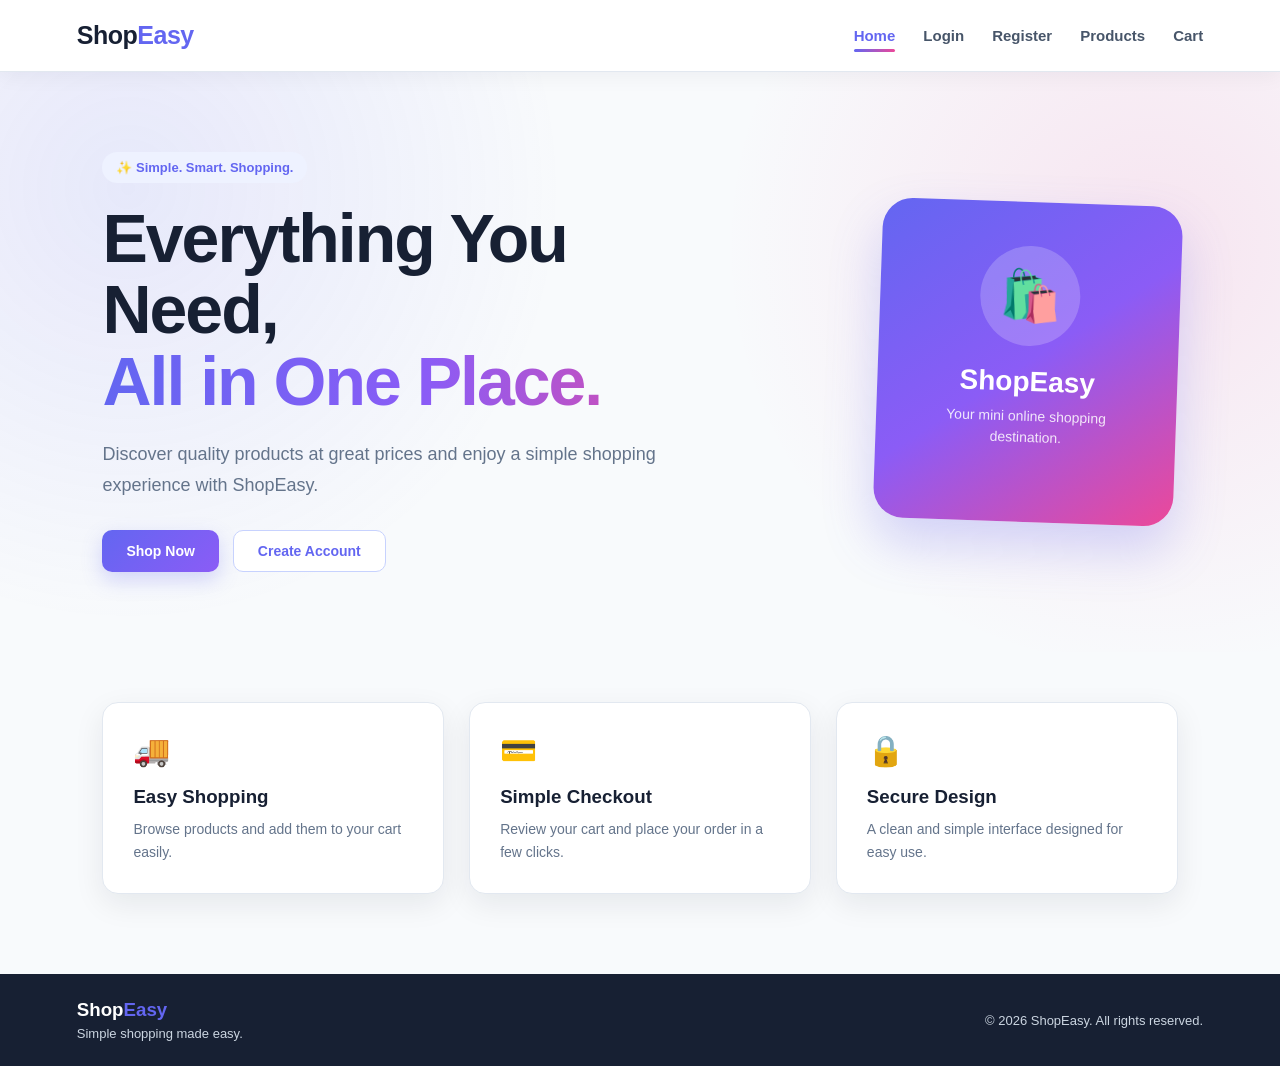
<file: index.html>
<!DOCTYPE html>
<html lang="en">
<head>
    <meta charset="UTF-8">
    <meta name="viewport" content="width=device-width, initial-scale=1.0">
    <meta name="description"
        content="ShopEasy - A simple and modern e-commerce website built using HTML, CSS and JavaScript">
    <title>ShopEasy | Home</title>
    <link rel="stylesheet" href="./css/style.css">
</head>
<body>
    <header class="navbar">
        <a href="./index.html" class="logo">
            Shop<span>Easy</span>
        </a>
        <nav class="nav-links">
            <a href="./index.html" class="active">Home</a>
            <a href="./login.html">Login</a>
            <a href="./register.html">Register</a>
            <a href="./product.html">Products</a>
            <a href="./cart.html">Cart</a>
        </nav>
    </header>
    <main>
        <section class="hero">
            <div class="hero-content">
                <span class="hero-badge">
                    ✨ Simple. Smart. Shopping.
                </span>
                <h1>
                    Everything You Need,
                    <span>All in One Place.</span>
                </h1>
                <p>
                    Discover quality products at great prices
                    and enjoy a simple shopping experience with ShopEasy.
                </p>
                <div class="hero-buttons">
                    <a href="./product.html" class="btn btn-primary">
                        Shop Now
                    </a>
                    <a href="./register.html" class="btn btn-secondary">
                        Create Account
                    </a>
                </div>
            </div>
            <div class="hero-card">
                <div class="hero-circle">🛍️</div>
                <h3>ShopEasy</h3>
                <p>
                    Your mini online shopping destination.
                </p>
            </div>
        </section>
        <section class="features">
            <div class="feature-card">
                <div class="feature-icon">🚚</div>
                <h3>Easy Shopping</h3>
                <p>
                    Browse products and add them to your cart easily.
                </p>
            </div>
            <div class="feature-card">
                <div class="feature-icon">💳</div>
                <h3>Simple Checkout</h3>
                <p>
                    Review your cart and place your order in a few clicks.
                </p>
            </div>
            <div class="feature-card">
                <div class="feature-icon">🔒</div>
                <h3>Secure Design</h3>
                <p>
                    A clean and simple interface designed for easy use.
                </p>
            </div>
        </section>
    </main>
    <footer class="footer">
        <div>
            <h3>Shop<span>Easy</span></h3>
            <p>
                Simple shopping made easy.
            </p>
        </div>
        <p>
            © 2026 ShopEasy. All rights reserved.
        </p>
    </footer>
</body>
</html>
</file>
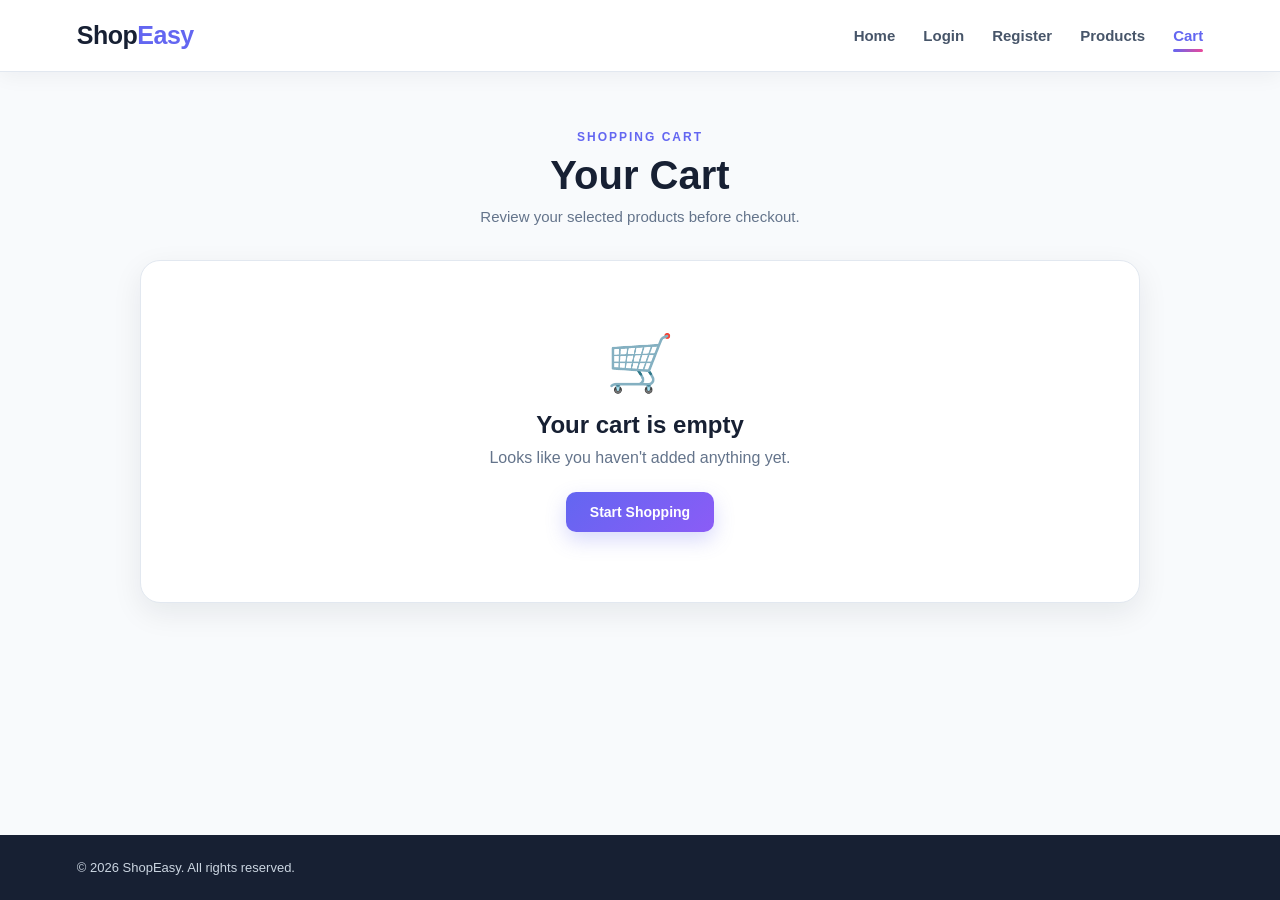
<file: cart.html>
<!DOCTYPE html>
<html lang="en">
<head>
    <meta charset="UTF-8">
    <meta name="viewport" content="width=device-width, initial-scale=1.0">
    <title>Cart | ShopEasy</title>
    <link rel="stylesheet" href="./css/style.css">
</head>
<body>
    <header class="navbar">
        <a href="./index.html" class="logo">
            Shop<span>Easy</span>
        </a>
        <nav class="nav-links">
            <a href="./index.html">Home</a>
            <a href="./login.html">Login</a>
            <a href="./register.html">Register</a>
            <a href="./product.html">Products</a>
            <a href="./cart.html" class="active">Cart</a>
        </nav>
    </header>
    <main class="cart-page">
        <div class="page-heading">
            <span class="section-label">
                SHOPPING CART
            </span>
            <h1>Your Cart</h1>
            <p>
                Review your selected products before checkout.
            </p>
        </div>
        <div id="cartContainer" class="cart-container"></div>
        <div id="cartSummary" class="cart-summary">
            <div>
                <span>Order Total</span>
                <strong id="totalPrice">
                    ₹0
                </strong>
            </div>
            <button
                id="buyButton"
                class="btn btn-primary"
            >
                Buy Now
            </button>
        </div>
    </main>
    <footer class="footer">
        <p>
            © 2026 ShopEasy. All rights reserved.
        </p>
    </footer>
    <script src="./js/cart.js"></script>
</body>
</html>
</file>
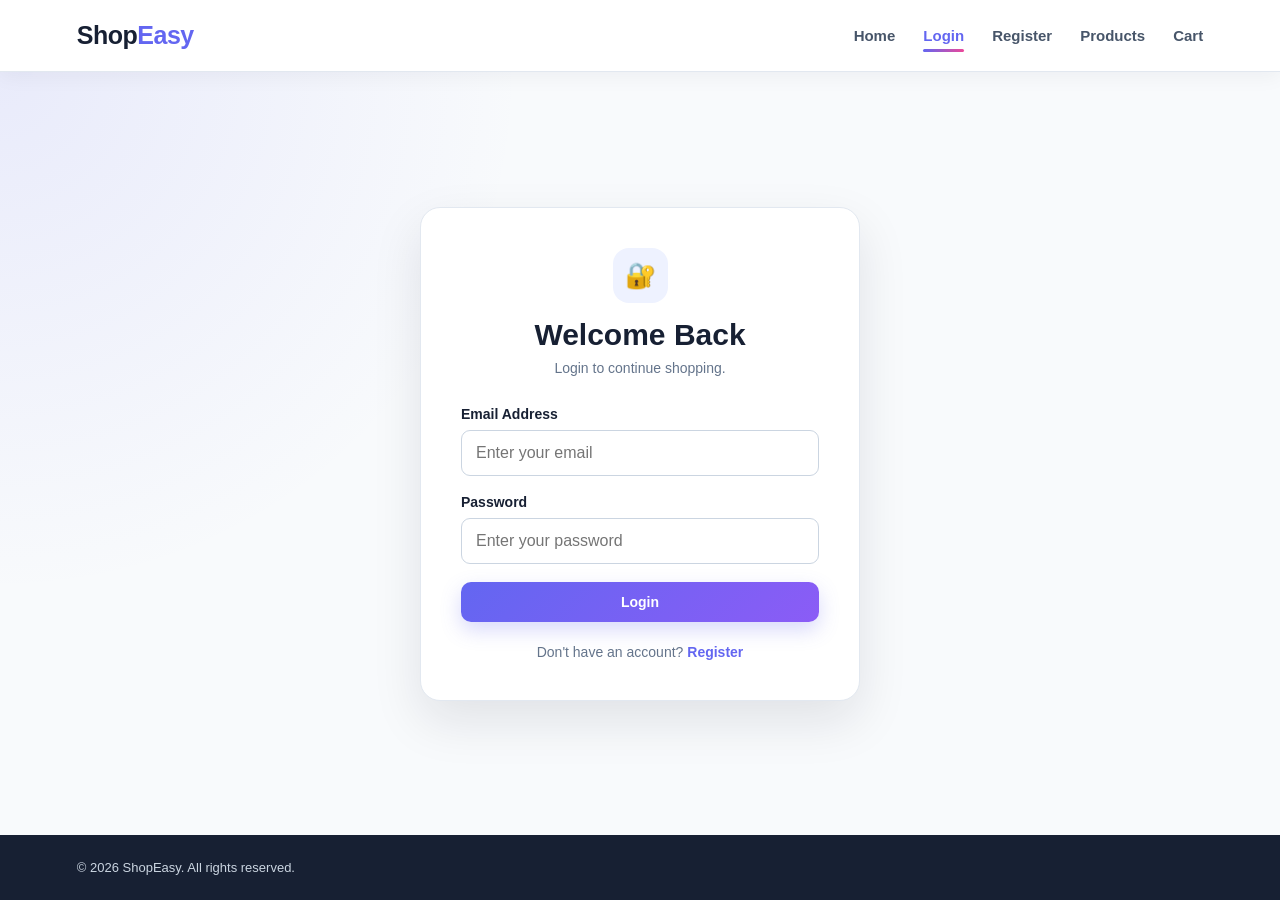
<file: login.html>
<!DOCTYPE html>
<html lang="en">
<head>
    <meta charset="UTF-8">
    <meta name="viewport" content="width=device-width, initial-scale=1.0">
    <title>Login | ShopEasy</title>
    <link rel="stylesheet" href="./css/style.css">
</head>
<body>
    <header class="navbar">
        <a href="./index.html" class="logo">
            Shop<span>Easy</span>
        </a>
        <nav class="nav-links">
            <a href="./index.html">Home</a>
            <a href="./login.html" class="active">Login</a>
            <a href="./register.html">Register</a>
            <a href="./product.html">Products</a>
            <a href="./cart.html">Cart</a>
        </nav>
    </header>
    <main class="form-page">
        <section class="form-card">
            <div class="form-heading">
                <span class="form-icon">🔐</span>
                <h1>Welcome Back</h1>
                <p>
                    Login to continue shopping.
                </p>
            </div>
            <form id="loginForm">
                <div class="input-group">
                    <label for="loginEmail">
                        Email Address
                    </label>
                    <input
                        type="email"
                        id="loginEmail"
                        placeholder="Enter your email"
                        autocomplete="email"
                    >
                </div>
                <div class="input-group">
                    <label for="loginPassword">
                        Password
                    </label>
                    <input
                        type="password"
                        id="loginPassword"
                        placeholder="Enter your password"
                        autocomplete="current-password"
                    >
                </div>
                <button type="submit" class="btn btn-primary full-width">
                    Login
                </button>
            </form>
            <p class="form-bottom-text">
                Don't have an account?
                <a href="./register.html">
                    Register
                </a>
            </p>
        </section>
    </main>
    <footer class="footer">
        <p>
            © 2026 ShopEasy. All rights reserved.
        </p>
    </footer>
    <script src="./js/login.js"></script>
</body>
</html>
</file>
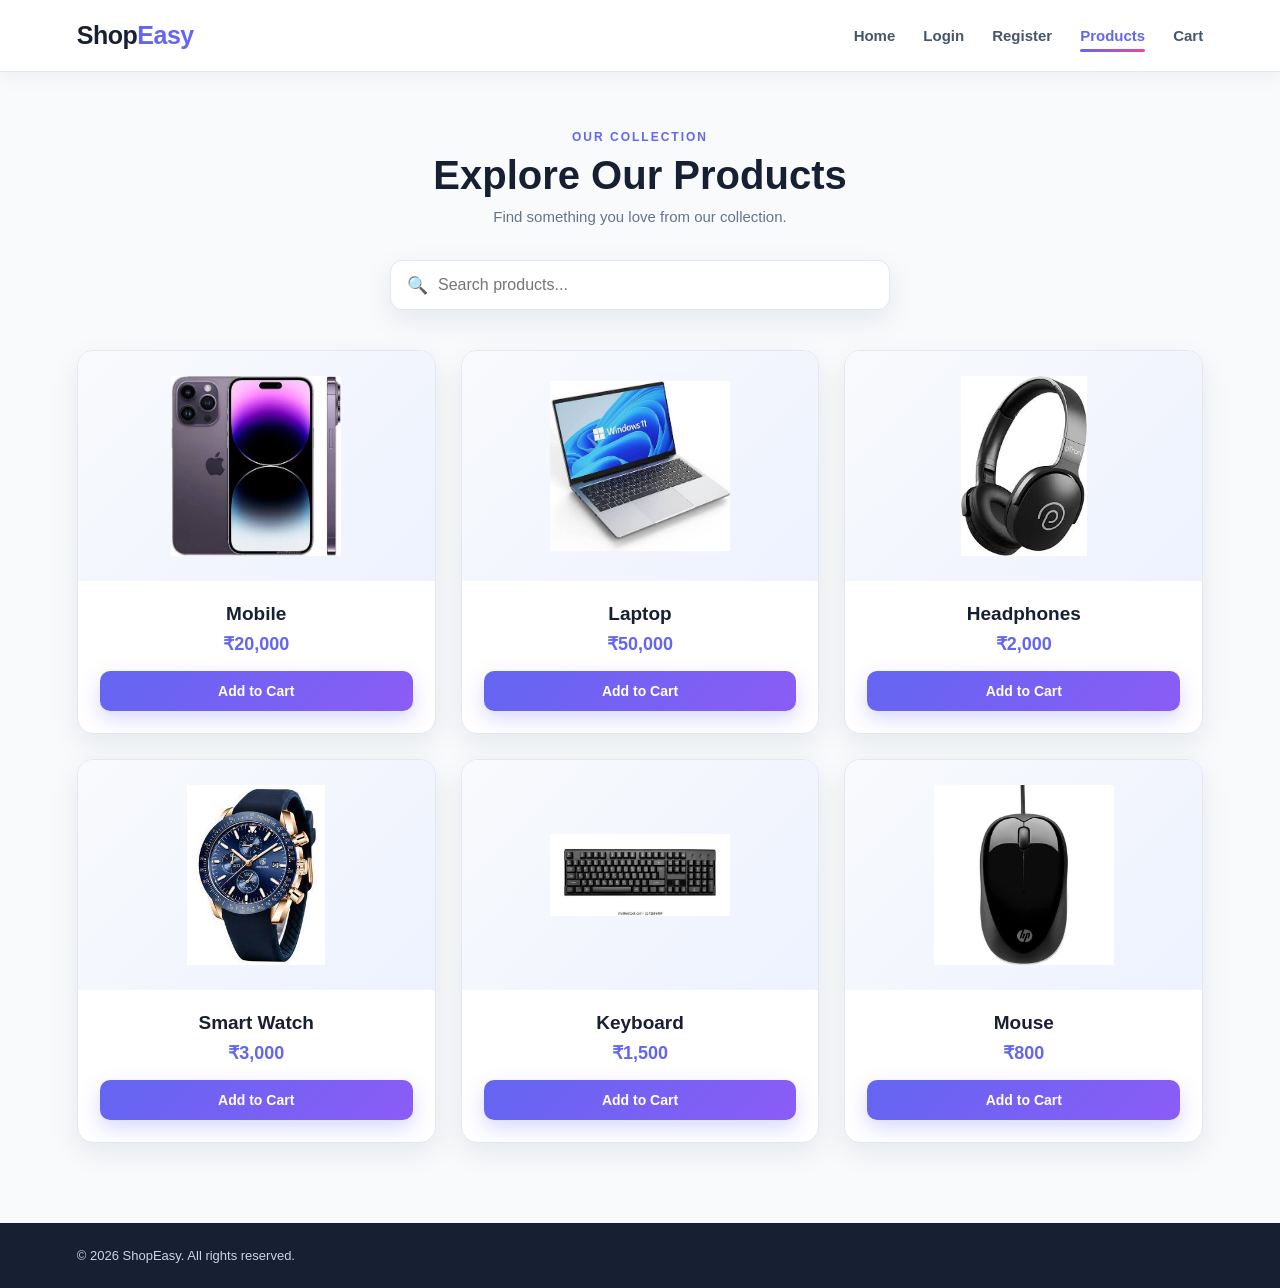
<file: product.html>
<!DOCTYPE html>
<html lang="en">
<head>
    <meta charset="UTF-8">
    <meta name="viewport" content="width=device-width, initial-scale=1.0">
    <title>Products | ShopEasy</title>
    <link rel="stylesheet" href="./css/style.css">
</head>
<body>
    <header class="navbar">
        <a href="./index.html" class="logo">
            Shop<span>Easy</span>
        </a>
        <nav class="nav-links">
            <a href="./index.html">Home</a>
            <a href="./login.html">Login</a>
            <a href="./register.html">Register</a>
            <a href="./product.html" class="active">
                Products
            </a>
            <a href="./cart.html">Cart</a>
        </nav>
    </header>
    <main class="products-page">
        <div class="page-heading">
            <span class="section-label">
                OUR COLLECTION
            </span>
            <h1>Explore Our Products</h1>
            <p>
                Find something you love from our collection.
            </p>
        </div>
        <div class="search-box">
            <span>🔍</span>
            <input
                type="text"
                id="search"
                placeholder="Search products..."
                autocomplete="off"
            >
        </div>
        <div id="productContainer" class="product-grid"></div>
        <p id="noProducts" class="no-products">
            No products found.
        </p>
    </main>
    <footer class="footer">
        <p>
            © 2026 ShopEasy. All rights reserved.
        </p>
    </footer>
    <script src="./js/product.js"></script>
</body>
</html>
</file>
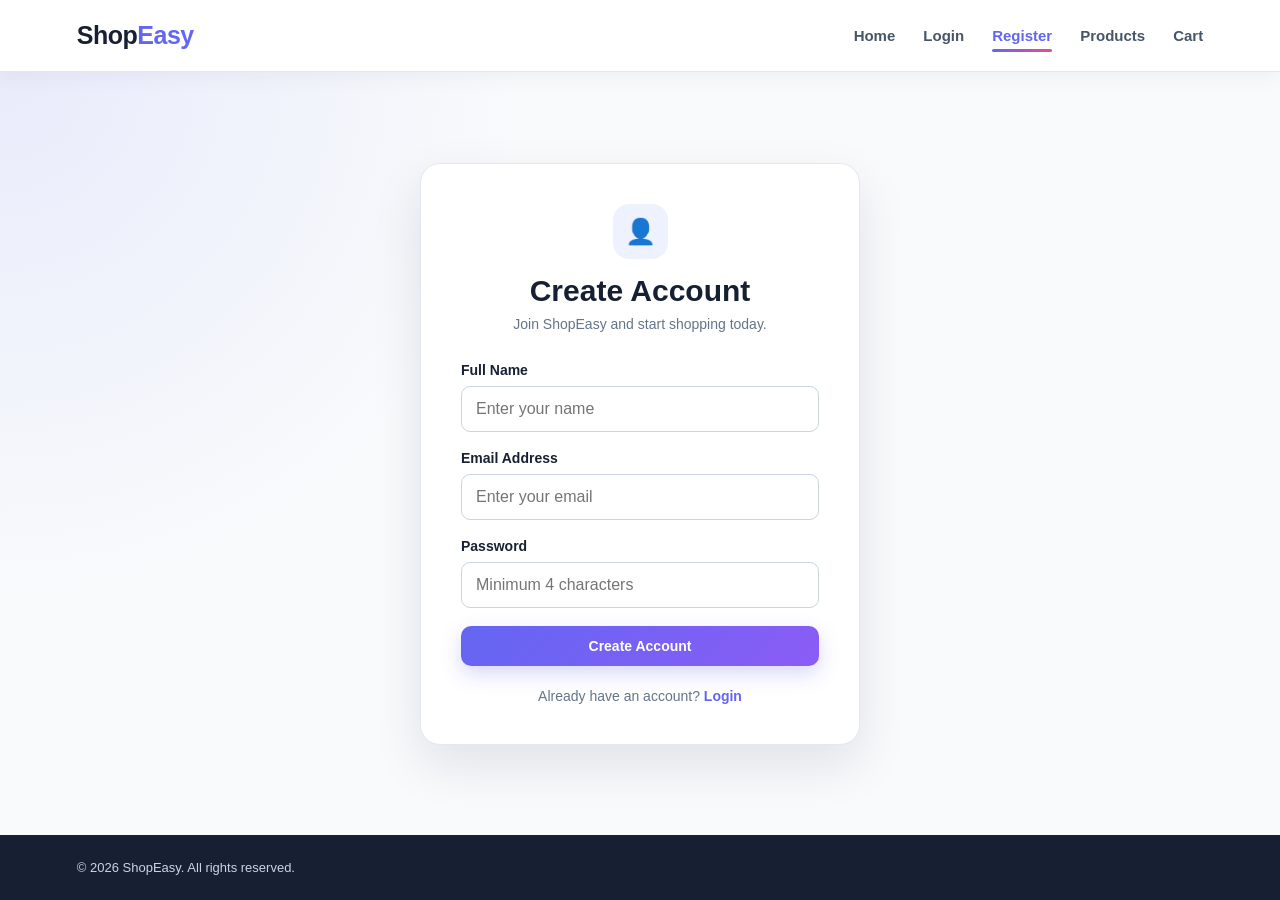
<file: register.html>
<!DOCTYPE html>
<html lang="en">
<head>
    <meta charset="UTF-8">
    <meta name="viewport" content="width=device-width, initial-scale=1.0">
    <title>Register | ShopEasy</title>
    <link rel="stylesheet" href="./css/style.css">
</head>
<body>
    <header class="navbar">
        <a href="./index.html" class="logo">
            Shop<span>Easy</span>
        </a>
        <nav class="nav-links">
            <a href="./index.html">Home</a>
            <a href="./login.html">Login</a>
            <a href="./register.html" class="active">Register</a>
            <a href="./product.html">Products</a>
            <a href="./cart.html">Cart</a>
        </nav>
    </header>
    <main class="form-page">
        <section class="form-card">
            <div class="form-heading">
                <span class="form-icon">👤</span>
                <h1>Create Account</h1>
                <p>
                    Join ShopEasy and start shopping today.
                </p>
            </div>
            <form id="registerForm">
                <div class="input-group">
                    <label for="name">
                        Full Name
                    </label>
                    <input
                        type="text"
                        id="name"
                        placeholder="Enter your name"
                        autocomplete="name"
                    >
                </div>
                <div class="input-group">
                    <label for="email">
                        Email Address
                    </label>
                    <input
                        type="email"
                        id="email"
                        placeholder="Enter your email"
                        autocomplete="email"
                    >
                </div>
                <div class="input-group">
                    <label for="password">
                        Password
                    </label>
                    <input
                        type="password"
                        id="password"
                        placeholder="Minimum 4 characters"
                        autocomplete="new-password"
                    >
                </div>
                <button type="submit" class="btn btn-primary full-width">
                    Create Account
                </button>
            </form>
            <p class="form-bottom-text">
                Already have an account?
                <a href="./login.html">
                    Login
                </a>
            </p>
        </section>
    </main>
    <footer class="footer">
        <p>
            © 2026 ShopEasy. All rights reserved.
        </p>
    </footer>
    <script src="./js/register.js"></script>
</body>
</html>
</file>
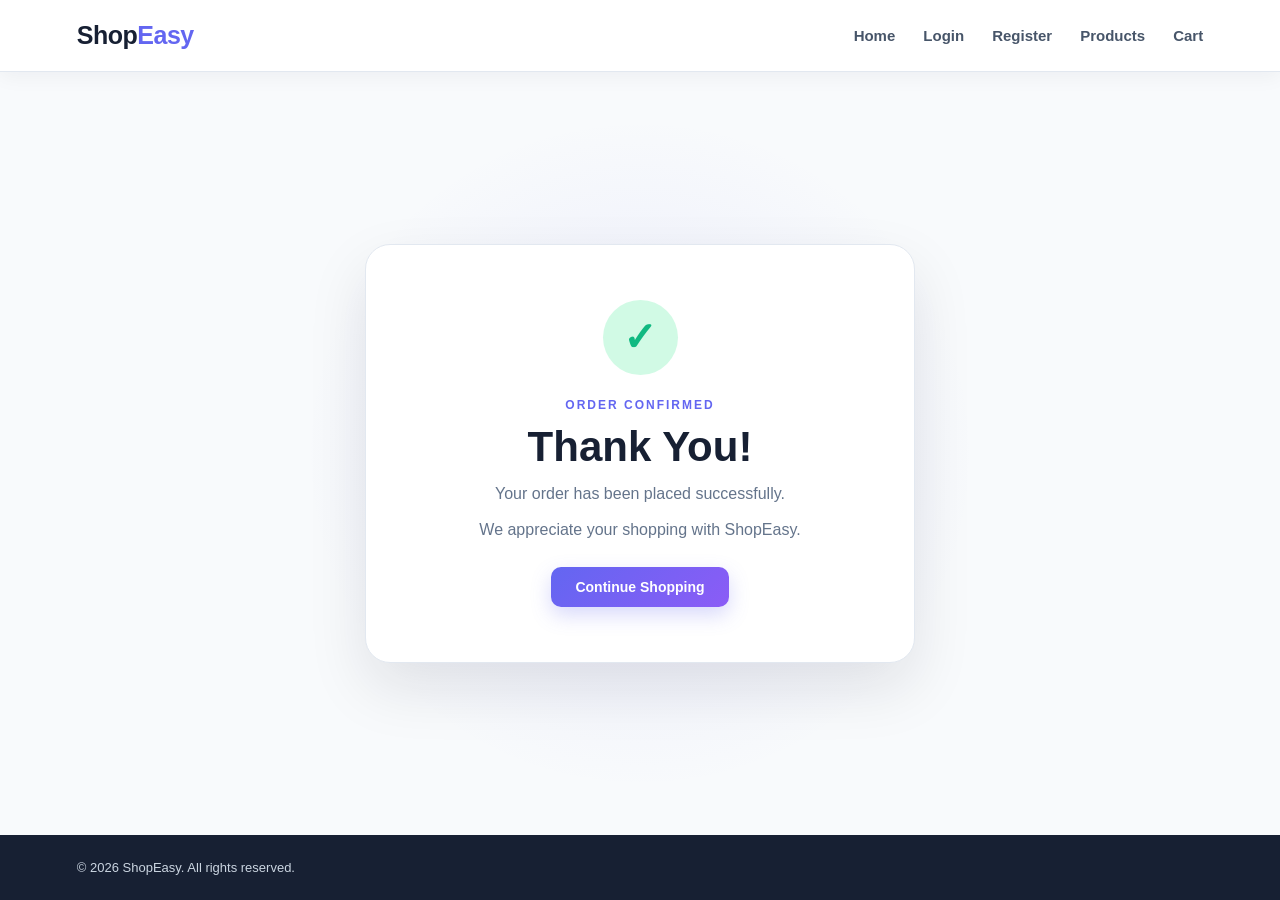
<file: thankyou.html>
<!DOCTYPE html>
<html lang="en">
<head>
    <meta charset="UTF-8">
    <meta name="viewport" content="width=device-width, initial-scale=1.0">
    <title>Thank You | ShopEasy</title>
    <link rel="stylesheet" href="./css/style.css">
</head>
<body>
    <header class="navbar">
        <a href="./index.html" class="logo">
            Shop<span>Easy</span>
        </a>
        <nav class="nav-links">
            <a href="./index.html">Home</a>
            <a href="./login.html">Login</a>
            <a href="./register.html">Register</a>
            <a href="./product.html">Products</a>
            <a href="./cart.html">Cart</a>
        </nav>
    </header>
    <main class="thankyou-page">
        <div class="success-card">
            <div class="success-icon">
                ✓
            </div>
            <span class="section-label">
                ORDER CONFIRMED
            </span>
            <h1>
                Thank You!
            </h1>
            <p>
                Your order has been placed successfully.
            </p>
            <p class="thankyou-small">
                We appreciate your shopping with ShopEasy.
            </p>
            <a
                href="./product.html"
                class="btn btn-primary"
            >
                Continue Shopping
            </a>
        </div>
    </main>
    <footer class="footer">
        <p>
            © 2026 ShopEasy. All rights reserved.
        </p>
    </footer>
</body>
</html>
</file>
<file: css/style.css>
/* =========================================
   GLOBAL
========================================= */
* {
    margin: 0;
    padding: 0;
    box-sizing: border-box;
}
:root {
    --primary: #6366f1;
    --primary-dark: #4f46e5;
    --secondary: #8b5cf6;
    --accent: #ec4899;
    --dark: #172033;
    --text: #334155;
    --muted: #64748b;
    --light: #f8fafc;
    --white: #ffffff;
    --border: #e2e8f0;
    --success: #10b981;
    --shadow:
        0 10px 30px rgba(15, 23, 42, 0.08);
    --radius: 16px;
}
html {
    scroll-behavior: smooth;
}
body {
    font-family:
        Inter,
        "Segoe UI",
        Arial,
        sans-serif;
    background: #f8fafc;
    color: var(--text);
    min-height: 100vh;
    display: flex;
    flex-direction: column;
}
a {
    text-decoration: none;
}
button,
input {
    font: inherit;
}
button {
    border: none;
    cursor: pointer;
}
/* =========================================
   NAVBAR
========================================= */
.navbar {
    min-height: 72px;
    padding: 0 6%;
    background: rgba(255, 255, 255, 0.96);
    border-bottom: 1px solid var(--border);
    display: flex;
    align-items: center;
    justify-content: space-between;
    position: sticky;
    top: 0;
    z-index: 100;
    box-shadow:
        0 4px 20px rgba(15, 23, 42, 0.05);
}
.logo {
    font-size: 25px;
    font-weight: 800;
    color: var(--dark);
    letter-spacing: -0.5px;
}
.logo span,
.footer h3 span {
    color: var(--primary);
}
.nav-links {
    display: flex;
    align-items: center;
    gap: 28px;
}
.nav-links a {
    color: #475569;
    font-size: 15px;
    font-weight: 600;
    position: relative;
    padding: 25px 0;
    transition: 0.3s;
}
.nav-links a:hover {
    color: var(--primary);
}
.nav-links a.active {
    color: var(--primary);
}
.nav-links a.active::after {
    content: "";
    position: absolute;
    left: 0;
    right: 0;
    bottom: 17px;
    height: 3px;
    border-radius: 5px;
    background:
        linear-gradient(
            90deg,
            var(--primary),
            var(--accent)
        );
}
/* =========================================
   MAIN
========================================= */

main {
    flex: 1;
}



/* =========================================
   BUTTONS
========================================= */

.btn {

    display: inline-flex;

    align-items: center;

    justify-content: center;

    padding: 12px 24px;

    border-radius: 10px;

    font-weight: 700;

    font-size: 14px;

    transition:
        transform 0.25s,
        box-shadow 0.25s,
        background 0.25s;

    border: none;
}


.btn:hover {

    transform: translateY(-2px);
}


.btn-primary {

    color: white;

    background:
        linear-gradient(
            135deg,
            var(--primary),
            var(--secondary)
        );

    box-shadow:
        0 8px 20px rgba(99, 102, 241, 0.25);
}


.btn-primary:hover {

    box-shadow:
        0 12px 25px rgba(99, 102, 241, 0.35);
}


.btn-secondary {

    color: var(--primary);

    background: white;

    border: 1px solid #c7d2fe;
}


.full-width {
    width: 100%;
}



/* =========================================
   HERO
========================================= */

.hero {

    min-height: 560px;

    padding: 80px 8%;

    display: flex;

    align-items: center;

    justify-content: space-between;

    gap: 60px;

    background:
        radial-gradient(
            circle at 10% 20%,
            rgba(99, 102, 241, 0.12),
            transparent 35%
        ),
        radial-gradient(
            circle at 90% 30%,
            rgba(236, 72, 153, 0.12),
            transparent 35%
        );
}


.hero-content {

    max-width: 650px;
}


.hero-badge {

    display: inline-block;

    padding: 8px 14px;

    margin-bottom: 20px;

    border-radius: 30px;

    color: var(--primary);

    background: #eef2ff;

    font-size: 13px;

    font-weight: 700;
}


.hero h1 {

    color: var(--dark);

    font-size: clamp(40px, 6vw, 68px);

    line-height: 1.05;

    letter-spacing: -2px;

    margin-bottom: 22px;
}


.hero h1 span {

    display: block;

    background:
        linear-gradient(
            90deg,
            var(--primary),
            var(--secondary),
            var(--accent)
        );
    background-clip: text;
    -webkit-background-clip: text;

    -webkit-text-fill-color: transparent;
}


.hero p {

    max-width: 560px;

    color: var(--muted);

    font-size: 18px;

    line-height: 1.7;

    margin-bottom: 30px;
}


.hero-buttons {

    display: flex;

    gap: 14px;

    flex-wrap: wrap;
}


.hero-card {

    width: 300px;

    min-height: 320px;

    border-radius: 30px;

    padding: 40px;

    text-align: center;

    color: white;

    display: flex;

    flex-direction: column;

    align-items: center;

    justify-content: center;

    background:
        linear-gradient(
            145deg,
            #6366f1,
            #8b5cf6,
            #ec4899
        );

    box-shadow:
        0 25px 50px rgba(99, 102, 241, 0.25);

    transform: rotate(2deg);

    transition: 0.3s;
}


.hero-card:hover {

    transform:
        rotate(0deg)
        translateY(-8px);
}


.hero-circle {

    width: 100px;

    height: 100px;

    border-radius: 50%;

    display: flex;

    align-items: center;

    justify-content: center;

    background: rgba(255, 255, 255, 0.2);

    font-size: 50px;

    margin-bottom: 20px;
}


.hero-card h3 {

    font-size: 28px;

    margin-bottom: 8px;
}


.hero-card p {

    color: rgba(255,255,255,0.85);

    font-size: 14px;

    line-height: 1.5;
}



/* =========================================
   FEATURES
========================================= */

.features {

    padding: 50px 8% 80px;

    display: grid;

    grid-template-columns:
        repeat(3, 1fr);

    gap: 25px;
}


.feature-card {

    background: white;

    border: 1px solid var(--border);

    border-radius: var(--radius);

    padding: 30px;

    box-shadow: var(--shadow);

    transition: 0.3s;
}


.feature-card:hover {

    transform: translateY(-5px);

    box-shadow:
        0 18px 35px rgba(15, 23, 42, 0.12);
}


.feature-icon {

    font-size: 30px;

    margin-bottom: 18px;
}


.feature-card h3 {

    color: var(--dark);

    margin-bottom: 10px;
}


.feature-card p {

    color: var(--muted);

    line-height: 1.6;

    font-size: 14px;
}



/* =========================================
   FORMS
========================================= */

.form-page {

    min-height: calc(100vh - 145px);

    display: flex;

    align-items: center;

    justify-content: center;

    padding: 50px 20px;

    background:
        radial-gradient(
            circle at top left,
            rgba(99, 102, 241, 0.1),
            transparent 35%
        );
}


.form-card {

    width: 100%;

    max-width: 440px;

    padding: 40px;

    background: white;

    border: 1px solid var(--border);

    border-radius: 20px;

    box-shadow:
        0 20px 50px rgba(15, 23, 42, 0.1);
}


.form-heading {

    text-align: center;

    margin-bottom: 30px;
}


.form-icon {

    display: inline-flex;

    width: 55px;

    height: 55px;

    align-items: center;

    justify-content: center;

    border-radius: 16px;

    background: #eef2ff;

    font-size: 25px;

    margin-bottom: 15px;
}


.form-heading h1 {

    color: var(--dark);

    font-size: 30px;

    margin-bottom: 8px;
}


.form-heading p {

    color: var(--muted);

    font-size: 14px;
}


.input-group {

    display: flex;

    flex-direction: column;

    gap: 8px;

    margin-bottom: 18px;
}


.input-group label {

    color: var(--dark);

    font-size: 14px;

    font-weight: 700;
}


.input-group input {

    width: 100%;

    padding: 13px 14px;

    border: 1px solid #cbd5e1;

    border-radius: 9px;

    outline: none;

    transition: 0.25s;
}


.input-group input:focus {

    border-color: var(--primary);

    box-shadow:
        0 0 0 4px rgba(99, 102, 241, 0.1);
}


.form-bottom-text {

    text-align: center;

    margin-top: 22px;

    color: var(--muted);

    font-size: 14px;
}


.form-bottom-text a {

    color: var(--primary);

    font-weight: 700;
}



/* =========================================
   PAGE HEADINGS
========================================= */

.products-page,
.cart-page {

    padding: 55px 6% 80px;
}


.page-heading {

    text-align: center;

    margin-bottom: 35px;
}


.section-label {

    color: var(--primary);

    font-size: 12px;

    font-weight: 800;

    letter-spacing: 2px;
}


.page-heading h1 {

    color: var(--dark);

    font-size: 40px;

    margin: 8px 0 10px;
}


.page-heading p {

    color: var(--muted);

    font-size: 15px;
}



/* =========================================
   SEARCH
========================================= */

.search-box {

    max-width: 500px;

    margin: 0 auto 40px;

    display: flex;

    align-items: center;

    gap: 10px;

    padding: 0 16px;

    background: white;

    border: 1px solid var(--border);

    border-radius: 12px;

    box-shadow: var(--shadow);
}


.search-box span {

    font-size: 17px;
}


.search-box input {

    width: 100%;

    border: none;

    outline: none;

    padding: 15px 0;

    background: transparent;
}


.no-products {

    display: none;

    text-align: center;

    color: var(--muted);

    padding: 40px;
}



/* =========================================
   PRODUCT GRID
========================================= */

.product-grid {

    display: grid;

    grid-template-columns:
        repeat(3, 1fr);

    gap: 25px;
}


.product-card {

    background: white;

    border: 1px solid var(--border);

    border-radius: var(--radius);

    overflow: hidden;

    box-shadow: var(--shadow);

    transition:
        transform 0.3s,
        box-shadow 0.3s;
}


.product-card:hover {

    transform: translateY(-7px);

    box-shadow:
        0 20px 40px rgba(15, 23, 42, 0.13);
}


.product-image {

    height: 230px;

    display: flex;

    align-items: center;

    justify-content: center;

    background:
        linear-gradient(
            135deg,
            #f8fafc,
            #eef2ff
        );

    padding: 20px;
}


.product-image img {

    width: 180px;

    height: 180px;

    object-fit: contain;

    transition: 0.3s;
}


.product-card:hover
.product-image img {

    transform: scale(1.06);
}


.product-info {

    padding: 22px;

    text-align: center;
}


.product-info h3 {

    color: var(--dark);

    font-size: 19px;

    margin-bottom: 8px;
}


.product-price {

    color: var(--primary);

    font-size: 18px;

    font-weight: 800;

    margin-bottom: 16px;
}


.add-cart-btn {

    width: 100%;
}



/* =========================================
   CART
========================================= */

.cart-container {

    max-width: 1000px;

    margin: 0 auto;
}


.cart-item {

    background: white;

    border: 1px solid var(--border);

    border-radius: 14px;

    padding: 18px 22px;

    margin-bottom: 15px;

    display: grid;

    grid-template-columns:
        2fr 1fr 1fr auto;

    align-items: center;

    gap: 20px;

    box-shadow: var(--shadow);
}


.cart-product {

    display: flex;

    align-items: center;

    gap: 18px;
}


.cart-image {

    width: 90px;

    height: 90px;

    border-radius: 12px;

    background: #f8fafc;

    display: flex;

    align-items: center;

    justify-content: center;
}


.cart-image img {

    width: 75px;

    height: 75px;

    object-fit: contain;
}


.cart-product h3 {

    color: var(--dark);

    margin-bottom: 7px;
}


.cart-product p {

    color: var(--primary);

    font-weight: 700;
}


.quantity-controls {

    display: flex;

    align-items: center;

    justify-content: center;

    gap: 12px;
}
.quantity-controls span {
    min-width: 25px;
    text-align: center;
    font-weight: 700;
}
.quantity-btn {
    width: 32px;
    height: 32px;
    border-radius: 8px;
    background: #eef2ff;
    color: var(--primary);
    font-size: 18px;
    font-weight: 700;
    transition: 0.2s;
}
.quantity-btn:hover {
    background: var(--primary);
    color: white;
}
.item-total {
    color: var(--dark);
    text-align: center;
}
.remove-btn {
    color: #ef4444;
    background: #fef2f2;
    padding: 8px 12px;
    border-radius: 8px;
    font-size: 13px;
    font-weight: 700;
}
.remove-btn:hover {
    background: #fee2e2;
}



/* =========================================
   CART SUMMARY
========================================= */

.cart-summary {
    max-width: 1000px;
    margin: 25px auto 0;
    padding: 25px;
    border-radius: 16px;
    background:
        linear-gradient(
            135deg,
            #eef2ff,
            #faf5ff
        );
    border: 1px solid #ddd6fe;
    display: flex;
    align-items: center;
    justify-content: space-between;
    gap: 20px;
}
.cart-summary div {
    display: flex;
    flex-direction: column;
    gap: 5px;
}
.cart-summary div span {
    color: var(--muted);
    font-size: 14px;
}
.cart-summary strong {
    color: var(--dark);
    font-size: 28px;
}


/* =========================================
   EMPTY CART
========================================= */

.empty-cart {
    background: white;
    border: 1px solid var(--border);
    border-radius: 20px;
    padding: 70px 30px;
    text-align: center;
    box-shadow: var(--shadow);
}
.empty-cart-icon {
    font-size: 55px;
    margin-bottom: 15px;
}
.empty-cart h2 {
    color: var(--dark);
    margin-bottom: 10px;
}
.empty-cart p {
    color: var(--muted);
    margin-bottom: 25px;
}

/* =========================================
   THANK YOU
========================================= */

.thankyou-page {
    min-height: calc(100vh - 145px);
    display: flex;
    align-items: center;
    justify-content: center;
    padding: 50px 20px;
    background:
        radial-gradient(
            circle at center,
            rgba(99, 102, 241, 0.1),
            transparent 45%
        );
}
.success-card {
    max-width: 550px;
    width: 100%;
    padding: 55px 40px;
    background: white;
    border: 1px solid var(--border);
    border-radius: 25px;
    text-align: center;
    box-shadow:
        0 25px 60px rgba(15, 23, 42, 0.1);
}
.success-icon {
    width: 75px;
    height: 75px;
    margin: 0 auto 20px;
    border-radius: 50%;
    display: flex;
    align-items: center;
    justify-content: center;
    background: #d1fae5;
    color: var(--success);
    font-size: 40px;
    font-weight: 800;
}
.success-card h1 {
    color: var(--dark);
    font-size: 42px;
    margin: 10px 0;
}
.success-card p {
    color: var(--muted);
    line-height: 1.6;
    margin-bottom: 10px;
}
.thankyou-small {
    margin-bottom: 25px !important;
}

/* =========================================
   FOOTER
========================================= */
.footer {
    padding: 25px 6%;
    background: var(--dark);
    color: #cbd5e1;
    display: flex;
    align-items: center;
    justify-content: space-between;
    gap: 20px;
    margin-top: auto;
}
.footer h3 {
    color: white;
    margin-bottom: 5px;
}
.footer p {
    font-size: 13px;
}
/* =========================================
   RESPONSIVE
========================================= */
@media (max-width: 900px) {
    .navbar {
        padding: 0 4%;
    }
    .nav-links {
        gap: 16px;
    }
    .nav-links a {
        font-size: 13px;
    }
    .hero {
        padding: 60px 6%;
    }
    .hero-card {
        width: 250px;
    }
    .product-grid {
        grid-template-columns:
            repeat(2, 1fr);
    }
    .features {
        grid-template-columns:
            repeat(2, 1fr);
    }
    .cart-item {
        grid-template-columns:
            1fr 1fr;
    }
}
@media (max-width: 650px) {
    .navbar {
        min-height: auto;
        padding: 18px;
        flex-direction: column;
        gap: 15px;
    }
    .nav-links {
        flex-wrap: wrap;
        justify-content: center;
    }
    .nav-links a {
        padding: 5px;
    }
    .nav-links a.active::after {
        display: none;
    }
    .hero {
        flex-direction: column;
        text-align: center;
        padding: 55px 20px;
    }
    .hero p {
        font-size: 16px;
    }
    .hero-buttons {
        justify-content: center;
    }
    .hero-card {
        width: 280px;
    }
    .features {
        grid-template-columns: 1fr;
        padding: 30px 20px 60px;
    }
    .product-grid {
        grid-template-columns: 1fr;
    }
    .products-page,
    .cart-page {
        padding: 40px 20px 60px;
    }
    .page-heading h1 {
        font-size: 32px;
    }
    .cart-item {
        grid-template-columns: 1fr;
        text-align: center;
    }
    .cart-product {
        justify-content: center;
    }
    .cart-summary {
        flex-direction: column;
        text-align: center;
    }
    .footer {
        flex-direction: column;

        text-align: center;

    }
}
</file>
